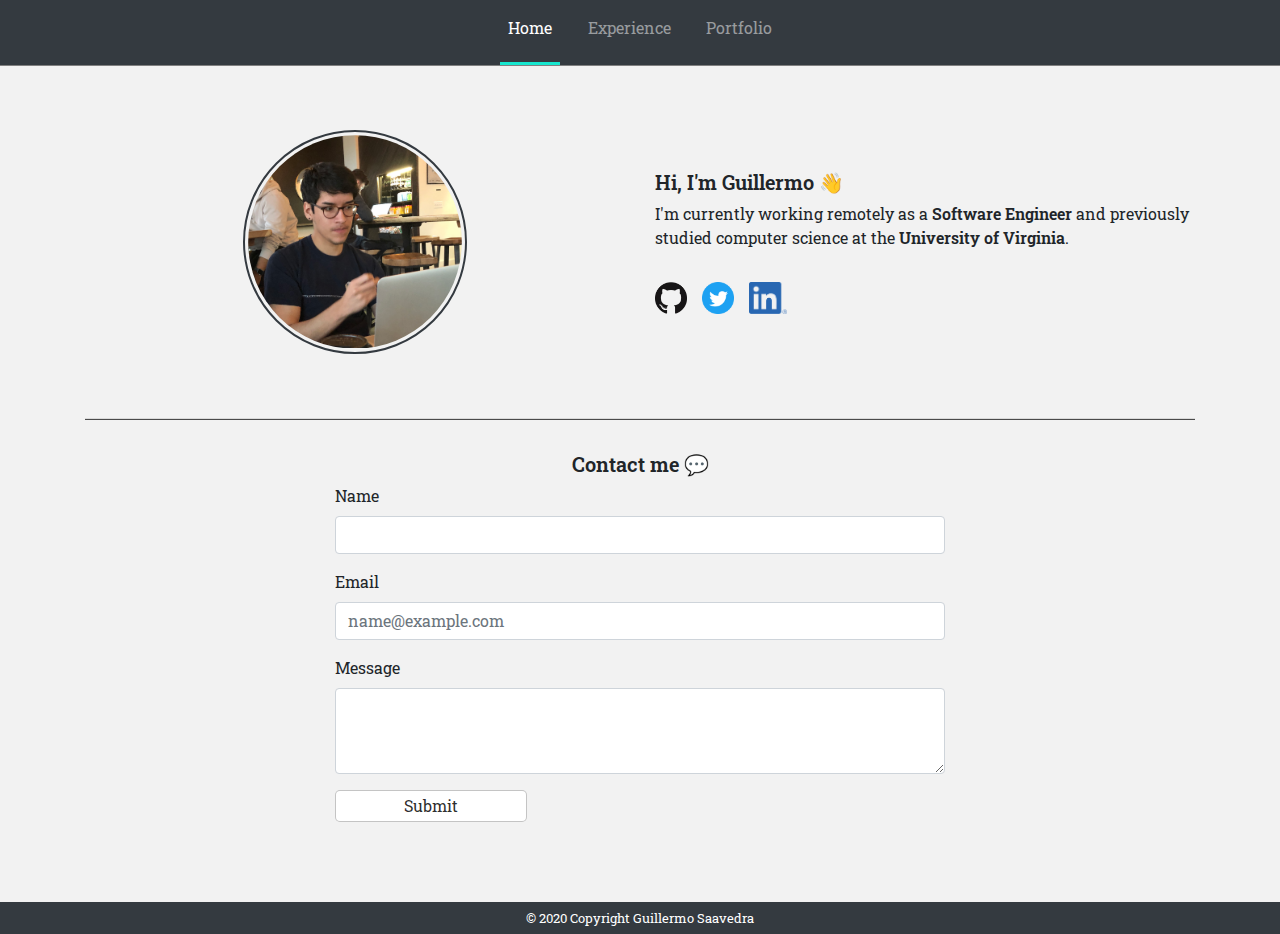
<file: index.html>
<html>
  <head>
    <meta name="viewport" content="width=device-width, initial-scale=1">
    <link href="https://fonts.googleapis.com/css2?family=Roboto+Slab:wght@400;500;600&family=Roboto:wght@400;500;700&display=swap" rel="stylesheet"> 
    <link
      rel="stylesheet"
      href="https://stackpath.bootstrapcdn.com/bootstrap/4.3.1/css/bootstrap.min.css"
      integrity="sha384-ggOyR0iXCbMQv3Xipma34MD+dH/1fQ784/j6cY/iJTQUOhcWr7x9JvoRxT2MZw1T"
      crossorigin="anonymous">
    <script
      src="https://code.jquery.com/jquery-3.3.1.slim.min.js"
      integrity="sha384-q8i/X+965DzO0rT7abK41JStQIAqVgRVzpbzo5smXKp4YfRvH+8abtTE1Pi6jizo"
      crossorigin="anonymous">
    </script>
    <script
      src="https://cdnjs.cloudflare.com/ajax/libs/popper.js/1.14.7/umd/popper.min.js"
      integrity="sha384-UO2eT0CpHqdSJQ6hJty5KVphtPhzWj9WO1clHTMGa3JDZwrnQq4sF86dIHNDz0W1"
      crossorigin="anonymous">
    </script>
    <script
      src="https://stackpath.bootstrapcdn.com/bootstrap/4.3.1/js/bootstrap.min.js"
      integrity="sha384-JjSmVgyd0p3pXB1rRibZUAYoIIy6OrQ6VrjIEaFf/nJGzIxFDsf4x0xIM+B07jRM"
      crossorigin="anonymous">
    </script>
    <link rel="stylesheet" href="style.css"/>
  </head>
  <body>
    <nav class="navbar navbar-expand-lg navbar-dark bg-dark navbar-custom">
      <button class="navbar-toggler" type="button" data-toggle="collapse" data-target="#navbarNav" aria-controls="navbarNav" aria-expanded="false" aria-label="Toggle navigation">
        <span class="navbar-toggler-icon"></span>
      </button>
      <div class="collapse navbar-collapse" id="navbarNav">
        <ul class="navbar-nav navbar-nav-default">
          <li class="nav-item active">
            <a class="nav-link nav-link-custom-active" href="index.html">Home<span class="sr-only">(current)</span></a>
          </li>
          <li class="nav-item">
            <a class="nav-link" href="experience.html">Experience</a>
          </li>
          <li class="nav-item">
            <a class="nav-link" href="projects.html">Portfolio</a>
          </li>
        </ul>
      </div>
    </nav>
    <div class="container container-custom">
      <div class="row">
        <div class="col-lg-6 col-sm-12">
          <div id="about-me-image-container">
            <img id="about-me-image" src="./assets/profile-image.jpg" />
          </div>
        </div>
        <div id="about-me-parragraph-container" class="col-lg-6 col-sm-12">
          <h5 id="about-me-heading">Hi, I'm Guillermo 👋</h5>
          <!--<p id="about-me-parragraph">I studied computer science at the <span class="about-me-word">University of Virginia</span> and interested in developing my skills as <span class="about-me-word">full-stack </span>software engineer.</p> -->
          <p id="about-me-parragraph">I'm currently working remotely as a <span class="about-me-word">Software Engineer</span> and previously studied computer science at the <span class="about-me-word">University of Virginia</span>.</p>
          <div id="about-me-social-logos-container">
            <a href="https://github.com/guillermocoding" target="_blank">
              <img class="about-me-social-logo" src="./assets/github-logo.png"/>
            </a>
            <!--
            <a href="https://www.producthunt.com/@guillermo_saavedra" target="_blank">
              <img class="about-me-social-logo" src="./assets/product-hunt-logo.png"/>
            </a>
            -->
            <a href="https://twitter.com/guillermo_saave" target="_blank">
              <img class="about-me-social-logo" src="./assets/twitter-logo.png"/>
            </a>
            <a href="https://www.linkedin.com/in/guillermosaavedradiaz/" target="_blank">
              <img class="about-me-social-logo" src="./assets/linkedin-logo.png"/>
            </a>
          </div>
        </div>
      </div>
      <hr id="about-me-horizontal-line"/>
      <div id="contact-form-container">
        <h5 id="contact-form-header"> Contact me 💬</h5>
        <form id="contact-form" method="POST" action="https://formspree.io/xrgagpqa">
          <div class="form-group">
            <label for="exampleFormControlInput1">Name</label>
            <input name="name" type="text" class="form-control" id="exampleFormControlInput1" placeholder="">
          </div>
          <div class="form-group">
            <label for="exampleFormControlInput1">Email</label>
            <input name="name" type="email" class="form-control" id="exampleFormControlInput1" placeholder="name@example.com">
          </div>
          <div class="form-group">
            <label for="exampleFormControlTextarea1">Message</label>
            <textarea name="message" class="form-control" id="exampleFormControlTextarea1" rows="3"></textarea>
          </div>
          <input id="contact-form-button" type="submit" value="Submit"/>
        </form>
      </div>
    </div>
    <div id="footer-container">
      <p id="footer-content">&copy; 2020 Copyright Guillermo Saavedra</p>
    </div>
  </body>
</html>
</file>
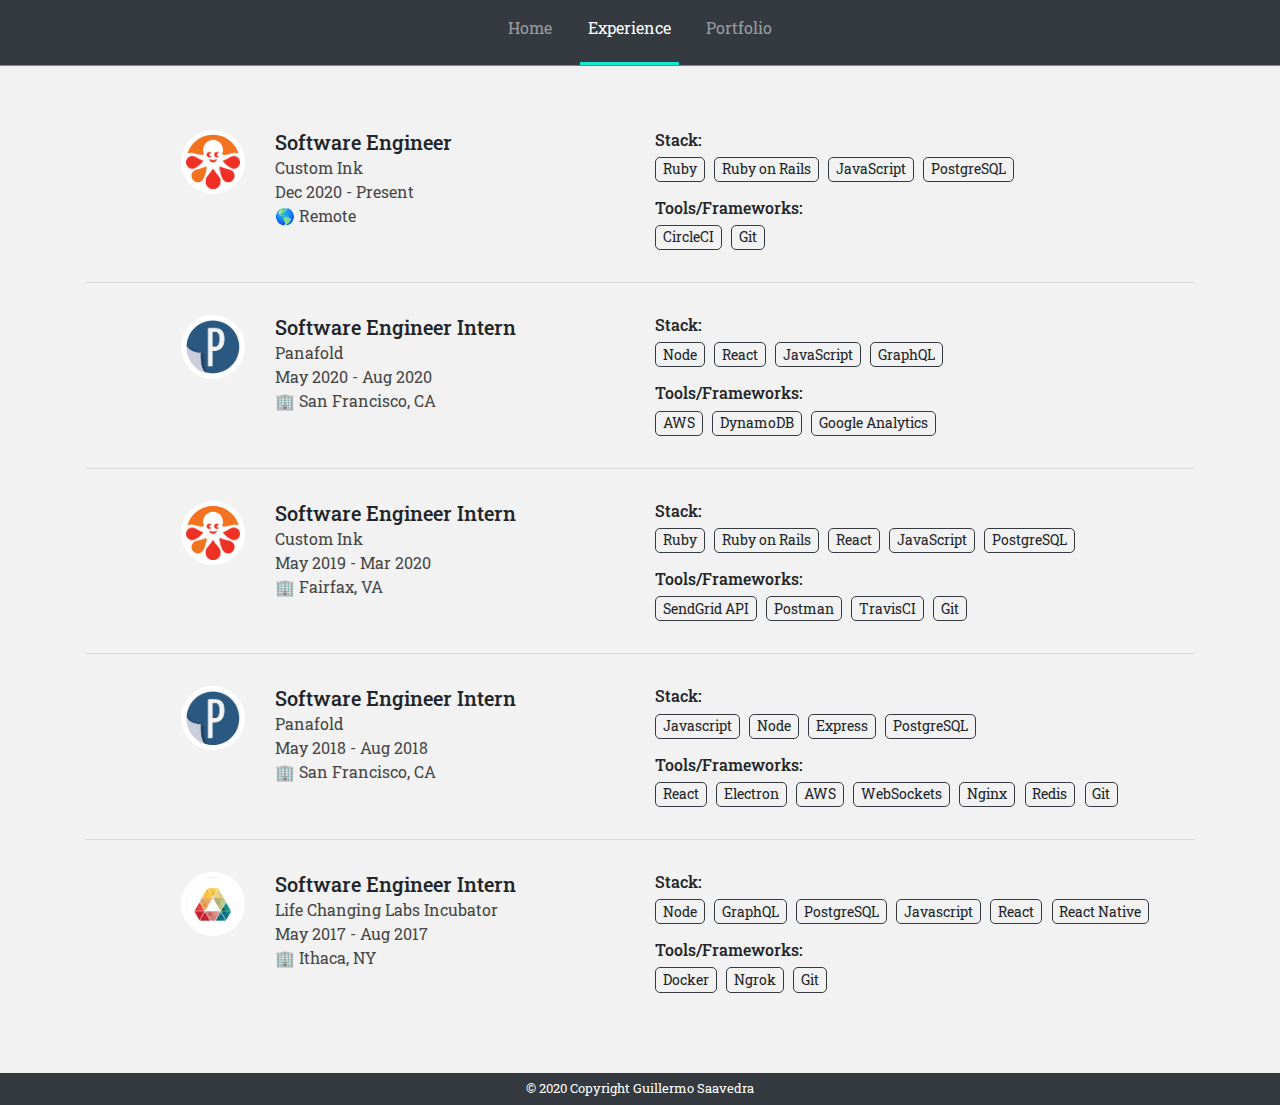
<file: experience.html>
<html>
  <head>
    <!-- Global site tag (gtag.js) - Google Analytics -->
    <script async src="https://www.googletagmanager.com/gtag/js?id=UA-162771075-1"></script>
    <script>
      window.dataLayer = window.dataLayer || [];
        function gtag(){dataLayer.push(arguments);}
          gtag('js', new Date());
          gtag('config', 'UA-162771075-1');
    </script>
    <meta name="viewport" content="width=device-width, initial-scale=1">
    <link href="https://fonts.googleapis.com/css2?family=Roboto+Slab:wght@400;500;600&family=Roboto:wght@400;500;700&display=swap" rel="stylesheet"> 
    <link
      rel="stylesheet"
      href="https://stackpath.bootstrapcdn.com/bootstrap/4.3.1/css/bootstrap.min.css"
      integrity="sha384-ggOyR0iXCbMQv3Xipma34MD+dH/1fQ784/j6cY/iJTQUOhcWr7x9JvoRxT2MZw1T"
      crossorigin="anonymous">
    <script
      src="https://code.jquery.com/jquery-3.3.1.slim.min.js"
      integrity="sha384-q8i/X+965DzO0rT7abK41JStQIAqVgRVzpbzo5smXKp4YfRvH+8abtTE1Pi6jizo"
      crossorigin="anonymous">
    </script>
    <script
      src="https://cdnjs.cloudflare.com/ajax/libs/popper.js/1.14.7/umd/popper.min.js"
      integrity="sha384-UO2eT0CpHqdSJQ6hJty5KVphtPhzWj9WO1clHTMGa3JDZwrnQq4sF86dIHNDz0W1"
      crossorigin="anonymous">
    </script>
    <script
      src="https://stackpath.bootstrapcdn.com/bootstrap/4.3.1/js/bootstrap.min.js"
      integrity="sha384-JjSmVgyd0p3pXB1rRibZUAYoIIy6OrQ6VrjIEaFf/nJGzIxFDsf4x0xIM+B07jRM"
      crossorigin="anonymous">
    </script>
    <link rel="stylesheet" href="style.css"/>
  </head>
  <body>
    <nav class="navbar navbar-expand-lg navbar-dark bg-dark navbar-custom">
      <button class="navbar-toggler" type="button" data-toggle="collapse" data-target="#navbarNav" aria-controls="navbarNav" aria-expanded="false" aria-label="Toggle navigation">
        <span class="navbar-toggler-icon"></span>
      </button>
      <div class="collapse navbar-collapse" id="navbarNav">
        <ul class="navbar-nav navbar-nav-default">
          <li class="nav-item">
            <a class="nav-link" href="index.html">Home<span class="sr-only">(current)</span></a>
          </li>
          <li class="nav-item active">
            <a class="nav-link nav-link-custom-active" href="experience.html">Experience</a>
          </li>
          <li class="nav-item">
            <a class="nav-link" href="projects.html">Portfolio</a>
          </li>
        </ul>
      </div>
    </nav>
    <div class="container container-custom">
      <div class="row">
        <div class="col-lg-2 col-sm-12">
          <div class="company-logo-container">
            <img class="company-logo" src="./assets/ci_logo.jpg"/>
          </div>
        </div>
        <div class="col-lg-4 col-sm-12">
          <h5 class="experience-header">Software Engineer</h5>
          <div class="experience-details-container">
          <p class="experience-details-item">Custom Ink</p> 
          <p class="experience-details-item">Dec 2020 - Present</p>
          <p class="experience-details-item">🌎 Remote</p> 
          </div>
        </div>
        <div class="col-lg-6 col-sm-12">
          <h6>Stack:</h6>
          <div class="experience-items-container">
            <p class="experience-item">Ruby</p>
            <p class="experience-item">Ruby on Rails</p>
            <p class="experience-item">JavaScript</p>
            <p class="experience-item">PostgreSQL</p>
          </div>
          <h6>Tools/Frameworks:</h6>
          <div class="experience-items-container">
            <p class="experience-item">CircleCI</p>
            <p class="experience-item">Git</p>
          </div>
          <p style="display: none;">Spend the summer working with a team developing a software platform to enable better collaboration between architects and their clients. Used Node, Express, and Redis to create a server middleware to intercept HTTP requests and update users in real-time via the WebSocket protocol. Created reusable React components to display the real-time data to the user across an Electron desktop application.</p>
        </div>
      </div>
      <hr class="experience-horizontal-line"/>
      <div class="row">
        <div class="col-lg-2 col-sm-12">
          <div class="company-logo-container">
            <img class="company-logo" src="./assets/pf_logo.png"/>
          </div>
        </div>
        <div class="col-lg-4 col-sm-12">
          <h5 class="experience-header">Software Engineer Intern</h5>
          <div class="experience-details-container">
          <p class="experience-details-item">Panafold</p> 
          <p class="experience-details-item">May 2020 - Aug 2020</p>
          <p class="experience-details-item">🏢 San Francisco, CA</p> 
          </div>
        </div>
        <div class="col-lg-6 col-sm-12">
          <h6>Stack:</h6>
          <div class="experience-items-container">
            <p class="experience-item">Node</p>
            <p class="experience-item">React</p>
            <p class="experience-item">JavaScript</p>
            <p class="experience-item">GraphQL</p>
          </div>
          <h6>Tools/Frameworks:</h6>
          <div class="experience-items-container">
            <p class="experience-item">AWS</p>
            <p class="experience-item">DynamoDB</p>
            <p class="experience-item">Google Analytics</p>
          </div>
          <p style="display: none;">Spend the summer working with a team developing a software platform to enable better collaboration between architects and their clients. Used Node, Express, and Redis to create a server middleware to intercept HTTP requests and update users in real-time via the WebSocket protocol. Created reusable React components to display the real-time data to the user across an Electron desktop application.</p>
        </div>
      </div>
      <hr class="experience-horizontal-line"/>
      <div class="row">
        <div class="col-lg-2 col-sm-12">
          <div class="company-logo-container">
            <img class="company-logo" src="./assets/ci_logo.jpg"/>
          </div>
        </div>
        <div class="col-lg-4 col-sm-12">
          <h5 class="experience-header">Software Engineer Intern</h5>
          <div class="experience-details-container">
          <p class="experience-details-item">Custom Ink</p> 
          <p class="experience-details-item">May 2019 - Mar 2020</p>
          <p class="experience-details-item">🏢 Fairfax, VA</p> 
          </div>
        </div>
        <div class="col-lg-6 col-sm-12">
          <h6>Stack:</h6>
          <div class="experience-items-container">
            <p class="experience-item">Ruby</p>
            <p class="experience-item">Ruby on Rails</p>
            <p class="experience-item">React</p>
            <p class="experience-item">JavaScript</p>
            <p class="experience-item">PostgreSQL</p>
          </div>
          <h6>Tools/Frameworks:</h6>
          <div class="experience-items-container">
            <p class="experience-item">SendGrid API</p>
            <p class="experience-item">Postman</p>
            <p class="experience-item">TravisCI</p>
            <p class="experience-item">Git</p>
          </div>
          <p style="display: none;">Joined a team working in a start-up like environment developing a new Custom Ink product. Worked on real production features using React, Ruby on Rails and third-party APIs. Wrote unit tests and tested my features in a staging environent before deploying to production.</p>
        </div>
      </div>
      <hr class="experience-horizontal-line"/>
      <div class="row">
        <div class="col-lg-2 col-sm-12">
          <div class="company-logo-container">
            <img class="company-logo" src="./assets/pf_logo.png"/>
          </div>
        </div>
        <div class="col-lg-4 col-sm-12">
          <h5 class="experience-header">Software Engineer Intern</h5>
          <div class="experience-details-container">
          <p class="experience-details-item">Panafold</p> 
          <p class="experience-details-item">May 2018 - Aug 2018</p>
          <p class="experience-details-item">🏢 San Francisco, CA</p> 
          </div>
        </div>
        <div class="col-lg-6 col-sm-12">
          <h6>Stack:</h6>
          <div class="experience-items-container">
            <p class="experience-item">Javascript</p>
            <p class="experience-item">Node</p>
            <p class="experience-item">Express</p>
            <p class="experience-item">PostgreSQL</p>
          </div>
          <h6>Tools/Frameworks:</h6>
          <div class="experience-items-container">
            <p class="experience-item">React</p>
            <p class="experience-item">Electron</p>
            <p class="experience-item">AWS</p>
            <p class="experience-item">WebSockets</p>
            <p class="experience-item">Nginx</p>
            <p class="experience-item">Redis</p>
            <p class="experience-item">Git</p>
          </div>
          <p style="display: none;">Spend the summer working with a team developing a software platform to enable better collaboration between architects and their clients. Used Node, Express, and Redis to create a server middleware to intercept HTTP requests and update users in real-time via the WebSocket protocol. Created reusable React components to display the real-time data to the user across an Electron desktop application.</p>
        </div>
      </div>
      <hr class="experience-horizontal-line"/>
      <div class="row">
        <div class="col-lg-2 col-sm-12">
          <div class="company-logo-container">
            <img class="company-logo" src="./assets/lcl_logo.jpeg"/>
          </div>
        </div>
        <div class="col-lg-4 col-sm-12">
          <h5 class="experience-header">Software Engineer Intern</h5>
          <div class="experience-details-container">
          <p class="experience-details-item">Life Changing Labs Incubator</p> 
          <p class="experience-details-item">May 2017 - Aug 2017</p>
          <p class="experience-details-item">🏢 Ithaca, NY</p> 
          </div>
        </div>
        <div class="col-lg-6 col-sm-12">
          <h6>Stack:</h6>
          <div class="experience-items-container">
            <p class="experience-item">Node</p>
            <p class="experience-item">GraphQL</p>
            <p class="experience-item">PostgreSQL</p>
            <p class="experience-item">Javascript</p>
            <p class="experience-item">React</p>
            <p class="experience-item">React Native</p>
          </div>
          <h6>Tools/Frameworks:</h6>
          <div class="experience-items-container">
            <p class="experience-item">Docker</p>
            <p class="experience-item">Ngrok</p>
            <p class="experience-item">Git</p>
          </div>
          <p style="display: none;">Part of the "Life Changing Labs" summer incubator at Cornell University by joining an early stage startup building smart mechanical furniture. Created a web application using React, Redux, and an Express server integrated with GraphQL to enable users to pre-order the product from the company. Developed a React Native mobile application that would be later used to interact with the hardware prototype.</p>
        </div>
      </div>
    </div>
    <div id="footer-container">
      <p id="footer-content">&copy; 2020 Copyright Guillermo Saavedra</p>
    </div>
  </body>
</html>
</file>
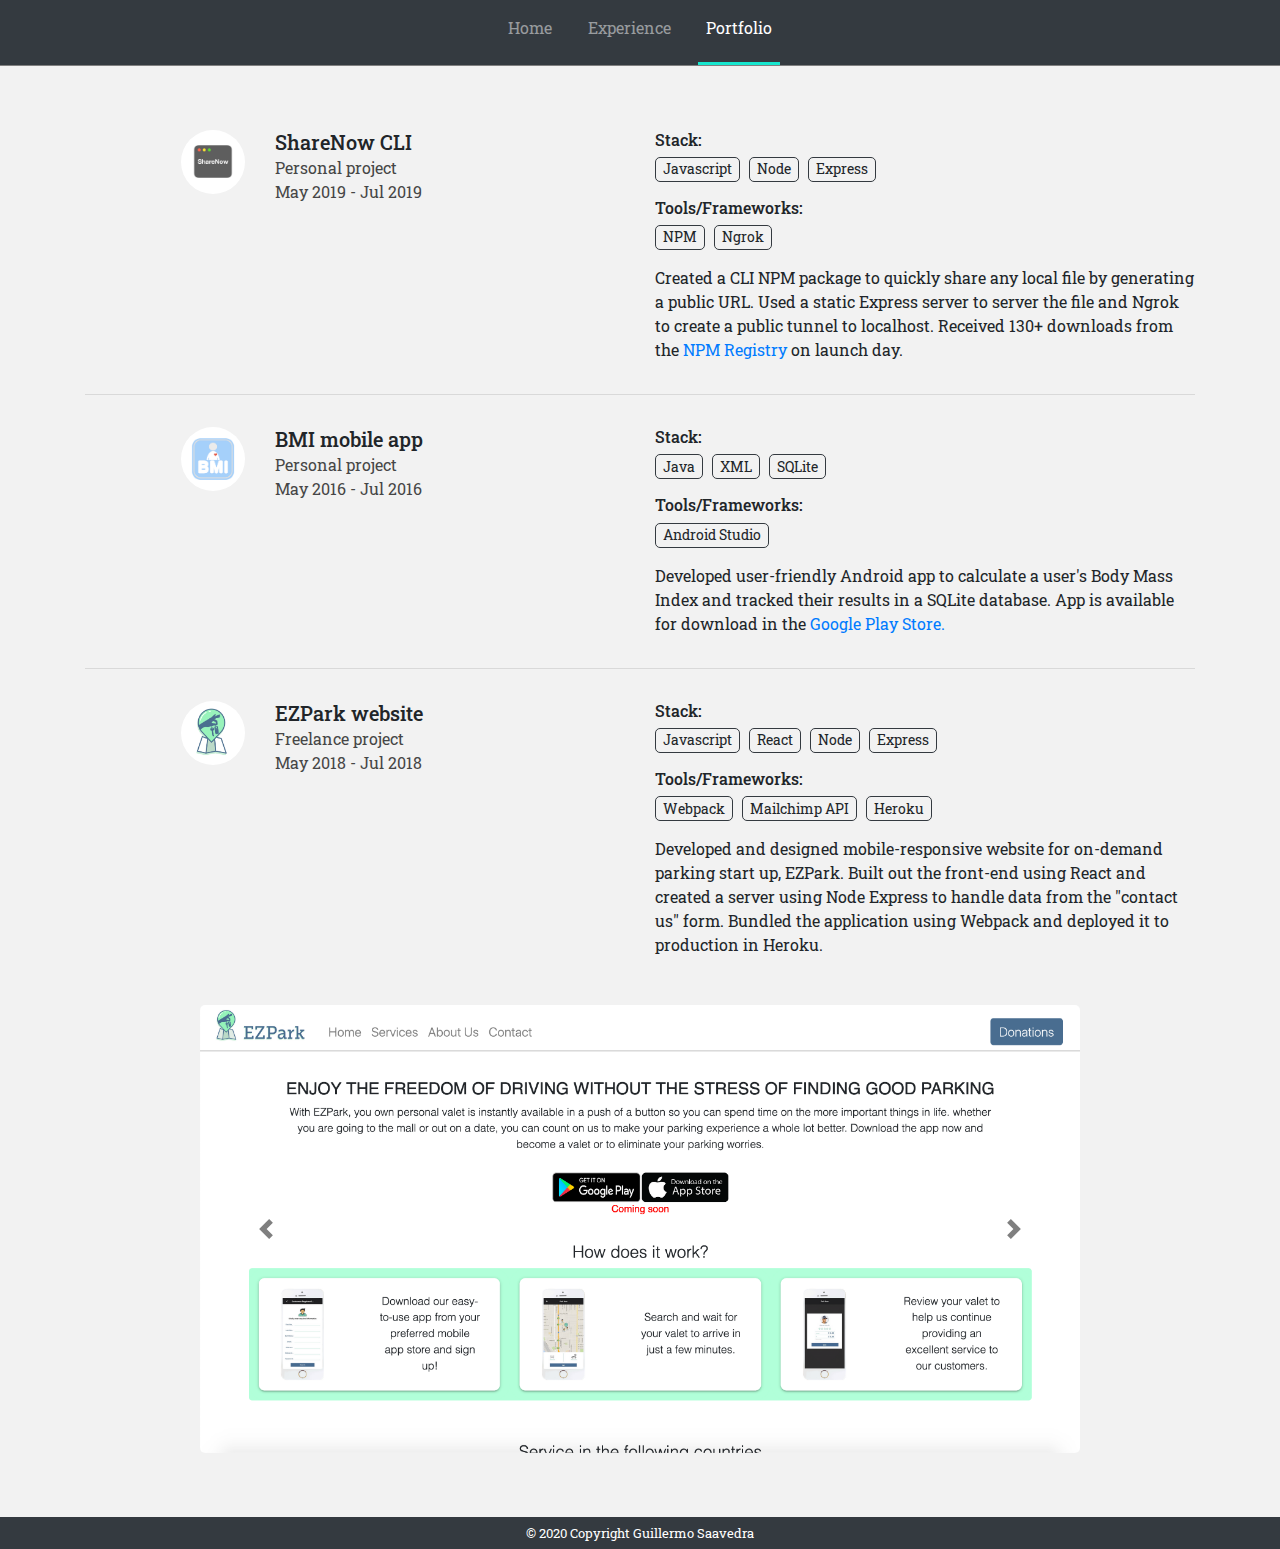
<file: projects.html>
<html>
  <head>
    <!-- Global site tag (gtag.js) - Google Analytics -->
    <script async src="https://www.googletagmanager.com/gtag/js?id=UA-162771075-1"></script>
    <script>
      window.dataLayer = window.dataLayer || [];
        function gtag(){dataLayer.push(arguments);}
          gtag('js', new Date());
          gtag('config', 'UA-162771075-1');
    </script>
    <meta name="viewport" content="width=device-width, initial-scale=1">
    <link href="https://fonts.googleapis.com/css2?family=Roboto+Slab:wght@400;500;600&family=Roboto:wght@400;500;700&display=swap" rel="stylesheet"> 
    <link
      rel="stylesheet"
      href="https://stackpath.bootstrapcdn.com/bootstrap/4.3.1/css/bootstrap.min.css"
      integrity="sha384-ggOyR0iXCbMQv3Xipma34MD+dH/1fQ784/j6cY/iJTQUOhcWr7x9JvoRxT2MZw1T"
      crossorigin="anonymous">
    <script
      src="https://code.jquery.com/jquery-3.3.1.slim.min.js"
      integrity="sha384-q8i/X+965DzO0rT7abK41JStQIAqVgRVzpbzo5smXKp4YfRvH+8abtTE1Pi6jizo"
      crossorigin="anonymous">
    </script>
    <script
      src="https://cdnjs.cloudflare.com/ajax/libs/popper.js/1.14.7/umd/popper.min.js"
      integrity="sha384-UO2eT0CpHqdSJQ6hJty5KVphtPhzWj9WO1clHTMGa3JDZwrnQq4sF86dIHNDz0W1"
      crossorigin="anonymous">
    </script>
    <script
      src="https://stackpath.bootstrapcdn.com/bootstrap/4.3.1/js/bootstrap.min.js"
      integrity="sha384-JjSmVgyd0p3pXB1rRibZUAYoIIy6OrQ6VrjIEaFf/nJGzIxFDsf4x0xIM+B07jRM"
      crossorigin="anonymous">
    </script>
    <link rel="stylesheet" href="style.css"/>
  </head>
  <body>
    <nav class="navbar navbar-expand-lg navbar-dark bg-dark navbar-custom">
      <button class="navbar-toggler" type="button" data-toggle="collapse" data-target="#navbarNav" aria-controls="navbarNav" aria-expanded="false" aria-label="Toggle navigation">
        <span class="navbar-toggler-icon"></span>
      </button>
      <div class="collapse navbar-collapse" id="navbarNav">
        <ul class="navbar-nav navbar-nav-default">
          <li class="nav-item">
            <a class="nav-link" href="index.html">Home<span class="sr-only">(current)</span></a>
          </li>
          <li class="nav-item">
            <a class="nav-link" href="experience.html">Experience</a>
          </li>
          <li class="nav-item active">
            <a class="nav-link nav-link-custom-active" href="projects.html">Portfolio</a>
          </li>
        </ul>
      </div>
    </nav>
    <div class="container container-custom">
      <div class="row">
        <div class="col-lg-2 col-sm-12">
          <div class="company-logo-container">
            <img class="company-logo" src="./assets/sharenow_logo.png"/>
          </div>
        </div>
        <div class="col-lg-4 col-sm-12">
          <h5 class="experience-header">ShareNow CLI</h5>
          <div class="experience-details-container">
          <p class="experience-details-item">Personal project</p>
          <p class="experience-details-item">May 2019 - Jul 2019</p>
          </div>
        </div>
        <div class="col-lg-6 col-sm-12">
          <h6>Stack:</h6>
          <div class="experience-items-container">
            <p class="experience-item">Javascript</p>
            <p class="experience-item">Node</p>
            <p class="experience-item">Express</p>
          </div>
          <h6>Tools/Frameworks:</h6>
          <div class="experience-items-container">
            <p class="experience-item">NPM</p>
            <p class="experience-item">Ngrok</p>
          </div>
          <p> Created a CLI NPM package to quickly share any local file by generating a public URL. Used a static Express server to server the file and Ngrok to create a public tunnel to localhost. Received 130+ downloads from the <a target="_blank" href="https://www.npmjs.com/package/share-now">NPM Registry</a> on launch day.</p>
        </div>
      </div>
      
      <hr class="experience-horizontal-line"/>
      <div class="row">
        <div class="col-lg-2 col-sm-12">
          <div class="company-logo-container">
            <img class="company-logo" src="./assets/bmi_logo.png"/>
          </div>
        </div>
        <div class="col-lg-4 col-sm-12">
          <h5 class="experience-header">BMI mobile app</h5>
          <div class="experience-details-container">
          <p class="experience-details-item">Personal project</p>
          <p class="experience-details-item">May 2016 - Jul 2016</p>
          </div>
        </div>
        <div class="col-lg-6 col-sm-12">
          <h6>Stack:</h6>
          <div class="experience-items-container">
            <p class="experience-item">Java</p>
            <p class="experience-item">XML</p>
            <p class="experience-item">SQLite</p>
          </div>
          <h6>Tools/Frameworks:</h6>
          <div class="experience-items-container">
            <p class="experience-item">Android Studio</p>
          </div>
          <p> Developed user-friendly Android app to calculate a user's Body Mass Index and tracked their results in a SQLite database. App is available for download in the <a href="https://play.google.com/store/apps/details?id=coding.guillermo.bmiapp&hl=en" target="_blank">Google Play Store.</a></p>
        </div>
      </div>
      <hr class="experience-horizontal-line"/>
      <div class="row">
        <div class="col-lg-2 col-sm-12">
          <div class="company-logo-container">
            <img class="company-logo" src="./assets/ezpark_logo_2.png"/>
          </div>
        </div>
        <div class="col-lg-4 col-sm-12">
          <h5 class="experience-header">EZPark website</h5>
          <div class="experience-details-container">
          <p class="experience-details-item">Freelance project</p>
          <p class="experience-details-item">May 2018 - Jul 2018</p>
          </div>
        </div>
        <div class="col-lg-6 col-sm-12">
          <h6>Stack:</h6>
          <div class="experience-items-container">
            <p class="experience-item">Javascript</p>
            <p class="experience-item">React</p>
            <p class="experience-item">Node</p>
            <p class="experience-item">Express</p>
          </div>
          <h6>Tools/Frameworks:</h6>
          <div class="experience-items-container">
            <p class="experience-item">Webpack</p>
            <p class="experience-item">Mailchimp API</p>
            <p class="experience-item">Heroku</p>
          </div>
          <p>Developed and designed mobile-responsive website for on-demand parking start up, EZPark. Built out the front-end using React and created a server using Node Express to handle data from the "contact us" form. Bundled the application using Webpack and deployed it to production in Heroku.</p>
        </div>
      </div>
      <div class="carousel-container">
        <div id="carouselExampleIndicators" class="carousel slide carousel-custom" data-ride="carousel">
          <ol class="carousel-indicators">
            <li data-target="#carouselExampleIndicators" data-slide-to="0" class="active"></li>
            <li data-target="#carouselExampleIndicators" data-slide-to="1"></li>
            <li data-target="#carouselExampleIndicators" data-slide-to="2"></li>
            <li data-target="#carouselExampleIndicators" data-slide-to="3"></li>
          </ol>
          <div class="carousel-inner carousel-inner-custom">
            <div class="carousel-item active">
              <img class="d-block w-100" src="./assets/ezpark_desktop_1.png" alt="First slide">
            </div>
            <div class="carousel-item">
              <img class="d-block w-100" src="./assets/ezpark_desktop_2.png" alt="Second slide">
            </div>
            <div class="carousel-item">
              <img class="d-block w-100" src="./assets/ezpark_desktop_3.png"alt="Third slide">
            </div>
            <div class="carousel-item">
              <img class="d-block w-100" src="./assets/ezpark_desktop_4.png"alt="Third slide">
            </div>
          </div>
          <a class="carousel-control-prev" href="#carouselExampleIndicators" role="button" data-slide="prev">
            <span class="carousel-control-prev-icon" aria-hidden="true"></span>
            <span class="sr-only">Previous</span>
          </a>
          <a class="carousel-control-next" href="#carouselExampleIndicators" role="button" data-slide="next">
            <span class="carousel-control-next-icon" aria-hidden="true"></span>
            <span class="sr-only">Next</span>
          </a>
        </div>
      </div>
    </div>
    <div id="footer-container">
      <p id="footer-content">&copy; 2020 Copyright Guillermo Saavedra</p>
    </div>
  </body>
</html>
</file>
<file: style.css>
/* ALL*/
* {
  font-family: 'Roboto Slab', serif;
}
body {
  background-color: #0000000d;
}
#footer-container {
  margin-top: 4em;
  display: flex;
  background: #343a40;
  color: white;
  flex-direction: column;
  align-items: center;
  height: 2em;
  justify-content: center;
}
#footer-content {
  font-size: 84%;
  margin-bottom: 0;
}

/* HOME */
.container-custom {
  margin-top: 4em;
}

#about-me-heading {
  font-weight: 600;
}
.about-me-word {
  font-weight: 600;
}
.about-me-social-logo {
  height: 2em;
  margin-right: .7em;
}
#about-me-horizontal-line {
  border-bottom: 1px solid #000000b0;
  margin-top: 4em;
}
#contact-form-container {
  display: flex;
  flex-direction: column;
  align-items: center;
  margin-top: 2em;
  margin-bottom: 2em;
}
#contact-form-header {
  font-weight: 600;
}
#contact-form-button {
  background: white;
  border: 1px solid #0000003b;
  border-radius: 5px;
  width: 73%;
  height: 2em;
  width: 12em;
  color: #000000d6;
}

/* EXPERIENCE */
.company-logo-container {
  display: flex;
  flex-direction: row;
  justify-content: flex-end;
}
.company-logo {
  width: 4em;
  height: 4em;
  background: white;
  object-fit: cover;
  border-radius: 50%;
  padding: .3em;
}
.experience-details-item {
  margin: 0;
  color: #464646;
}
.experience-items-container {
  display: flex;
  flex-direction: row;
  flex-wrap: wrap;
}
.experience-item {
  border: 1px solid #343a40;
  border-radius: 5px;
  margin-right: .7em;
  padding: .1em .5em;
  font-size: 85%;
}
.experience-header {
  margin-bottom: .1em;
}
.experience-horizontal-line {
  margin-bottom: 2em;
}

/* PROJECTS */
.carousel-custom {
  width: 55em;
  border-radius: 5px;
}
.carousel-inner-custom {
  border-radius: inherit;
}
.carousel-container {
  display: flex;
  flex-direction: row;
  justify-content: center;
  margin-top: 2em;
}
.carousel-control-prev-icon {
  background-image: url("data:image/svg+xml,%3csvg xmlns='http://www.w3.org/2000/svg' fill='%353535' viewBox='0 0 8 8'%3e%3cpath d='M5.25 0l-4 4 4 4 1.5-1.5-2.5-2.5 2.5-2.5-1.5-1.5z'/%3e%3c/svg%3e")
}
.carousel-control-next-icon {
  background-image: url("data:image/svg+xml,%3csvg xmlns='http://www.w3.org/2000/svg' fill='%353535' viewBox='0 0 8 8'%3e%3cpath d='M2.75 0l-1.5 1.5 2.5 2.5-2.5 2.5 1.5 1.5 4-4-4-4z'/%3e%3c/svg%3e")
}
/* DESKTOP */
@media screen and (min-width: 992px) {
  .navbar-custom {
    display: flex;
    flex-direction: column;
    padding-bottom: 0;
    border-bottom: 1.5px solid gray;
    height: 4.1em;
    background: #353535;
  }
  .navbar-nav-default {
    height: 100%;
    width: 20em;
    display: flex;
    flex-direction: row;
    justify-content: space-evenly;
  }
  .nav-link-custom-active {
    border-bottom: 3px solid #17E7CF;
    height: 100%;
  }
  .nav-link-custom {
    color: white;
  }
  #about-me-parragraph-container {
    display: flex;
    flex-direction: column;
    justify-content: center;
  }
  #about-me-image-container {
    display: flex;
    flex-direction: row;
    justify-content: space-around;
  }
  #about-me-social-logos-container {
    margin-top: 1em;
  }
  #about-me-image {
    object-fit: cover;
    border-radius: 50%;
    width: 14em;
    border: 2px solid #343a40;
    padding: .2em;
  }
  #contact-form {
    width: 55%;
  }
}

/* MOBILE */
@media screen and (max-width: 992px) {
  p {
    font-size: 95%;
  }
  #about-me-image-container {
    display: flex;
    flex-direction: column;
    align-items: center;
    margin-bottom: 2em;
  }
  #about-me-parragraph {
   margin: 1em 0; 
  }
  .container-custom {
    margin-top: 1.5em;
  }
  #about-me-image {
    object-fit: cover;
    border-radius: 50%;
    width: 12em;
    border: 2px solid #343a40;
    padding: .2em;
  }
  #about-me-social-logos-container {
    display: flex;
    flex-direction: row;
    justify-content: center;
    margin-top: 1.3em;
  }
  .about-me-social-logo {
    height: 2em; 
    margin-right: .9em;
  }
  #about-me-horizontal-line {
    border-bottom: 1px solid #000000b0;
    margin-top: 1.9em;
  }
  #contact-form {
    width: 100%;
  }
  /* EXPERIENCE */
  .company-logo-container {
    display: flex;
    flex-direction: row;
    justify-content: flex-start;
    margin-bottom: .8em;
  }
  .experience-details-container {
    margin-bottom: .8em;
  }
}
</file>
